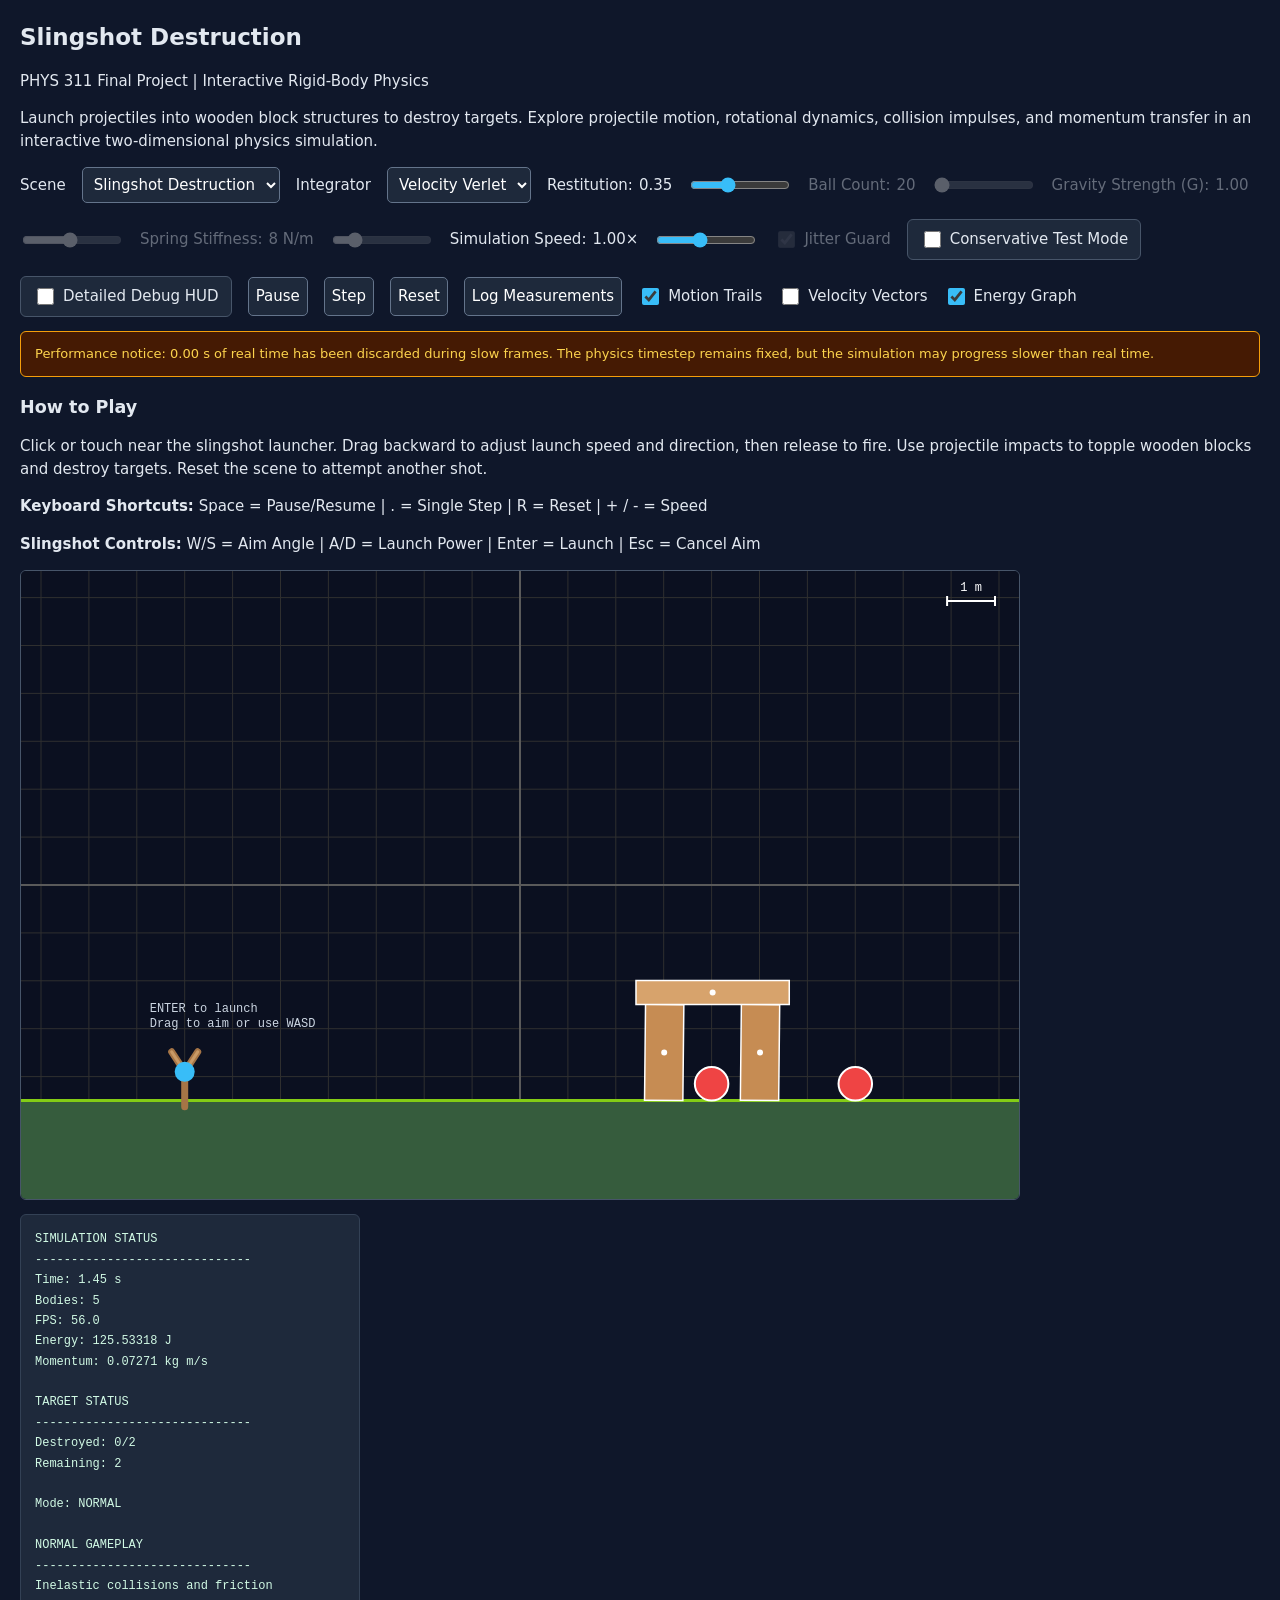
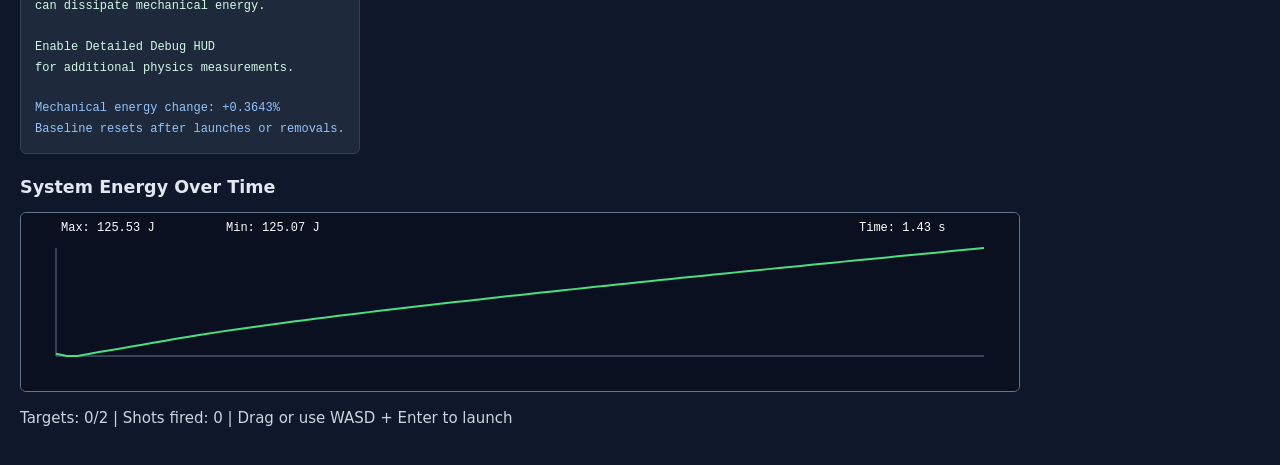
<file: project/index.html>
<!doctype html>
<html lang="en">
<head>
  <meta charset="utf-8">
  <meta name="viewport" content="width=device-width, initial-scale=1">
  <title>PHYS 311 | Slingshot Destruction</title>
  <link rel="stylesheet" href="./style.css">
</head>

<body>

  <h1>Slingshot Destruction</h1>

  <p>
    PHYS 311 Final Project | Interactive Rigid-Body Physics
  </p>

  <p>
    Launch projectiles into wooden block structures
    to destroy targets. Explore projectile motion,
    rotational dynamics, collision impulses,
    and momentum transfer in an interactive
    two-dimensional physics simulation.
  </p>

  <div class="controls">

    <label for="scene">Scene</label>
    <select id="scene">
      <option value="slingshot" selected>Slingshot Destruction</option>
      <option value="billiards">Billiards</option>
      <option value="jitter">Jitter Guard Test</option>
      <option value="orbits">N-Body Gravity</option>
      <option value="springs">Spring Network</option>
    </select>

    <label for="integrator">Integrator</label>
    <select id="integrator">
      <option value="verlet" selected>Velocity Verlet</option>
      <option value="cromer">Euler-Cromer</option>
      <option value="euler">Euler</option>
    </select>

    <label for="restitution">
      Restitution:
      <span id="restitution-label">0.35</span>
    </label>
    <input id="restitution" type="range"
           min="0" max="1" step="0.05" value="0.35">

    <label for="count">
      Ball Count:
      <span id="count-label">20</span>
    </label>
    <input id="count" type="range"
           min="20" max="200" step="10" value="20">

    <label for="gravity">
      Gravity Strength (G):
      <span id="gravity-label">1.00</span>
    </label>
    <input id="gravity" type="range"
           min="0.1" max="2" step="0.1" value="1">

    <label for="stiffness">
      Spring Stiffness:
      <span id="stiffness-label">8 N/m</span>
    </label>
    <input id="stiffness" type="range"
           min="1" max="40" step="1" value="8">

    <label for="speed">
      Simulation Speed:
      <span id="speed-label">1.00×</span>
    </label>
    <input id="speed" type="range"
           min="0.25" max="2" step="0.25" value="1">

    <label for="guard">
      <input id="guard" type="checkbox" checked>
      Jitter Guard
    </label>

    <label for="conservative">
      <input id="conservative" type="checkbox">
      Conservative Test Mode
    </label>

    <label for="debug">
      <input id="debug" type="checkbox">
      Detailed Debug HUD
    </label>

    <button id="pause" type="button">Pause</button>
    <button id="step" type="button">Step</button>
    <button id="reset" type="button">Reset</button>
    <button id="report" type="button">Log Measurements</button>

    <label for="show-trails">
      <input id="show-trails" type="checkbox" checked>
      Motion Trails
    </label>

    <label for="show-velocity">
      <input id="show-velocity" type="checkbox">
      Velocity Vectors
    </label>

    <label for="show-energy">
      <input id="show-energy" type="checkbox" checked>
      Energy Graph
    </label>

  </div>

  <p id="performance-warning"
     role="status"
     aria-live="polite"
     hidden></p>

  <h3>How to Play</h3>

  <p>
    Click or touch near the slingshot launcher.
    Drag backward to adjust launch speed and direction,
    then release to fire. Use projectile impacts to
    topple wooden blocks and destroy targets.
    Reset the scene to attempt another shot.
  </p>

  <p>
    <strong>Keyboard Shortcuts:</strong>
    Space = Pause/Resume |
    . = Single Step |
    R = Reset |
    + / - = Speed
  </p>

  <p>
    <strong>Slingshot Controls:</strong>
    W/S = Aim Angle |
    A/D = Launch Power |
    Enter = Launch |
    Esc = Cancel Aim
  </p>

  <div class="stage">
    <canvas id="simulation" width="1000" height="630">
      Interactive rigid-body physics simulation.
    </canvas>
    <pre id="hud"></pre>
  </div>

  <div id="energy-panel">
    <h3>System Energy Over Time</h3>
    <canvas id="energy-chart" width="1000" height="180">
      Live graph displaying total mechanical energy.
    </canvas>
  </div>

  <p id="status">Starting simulation...</p>

  <script type="module" src="./main.js"></script>

</body>
</html>
</file>
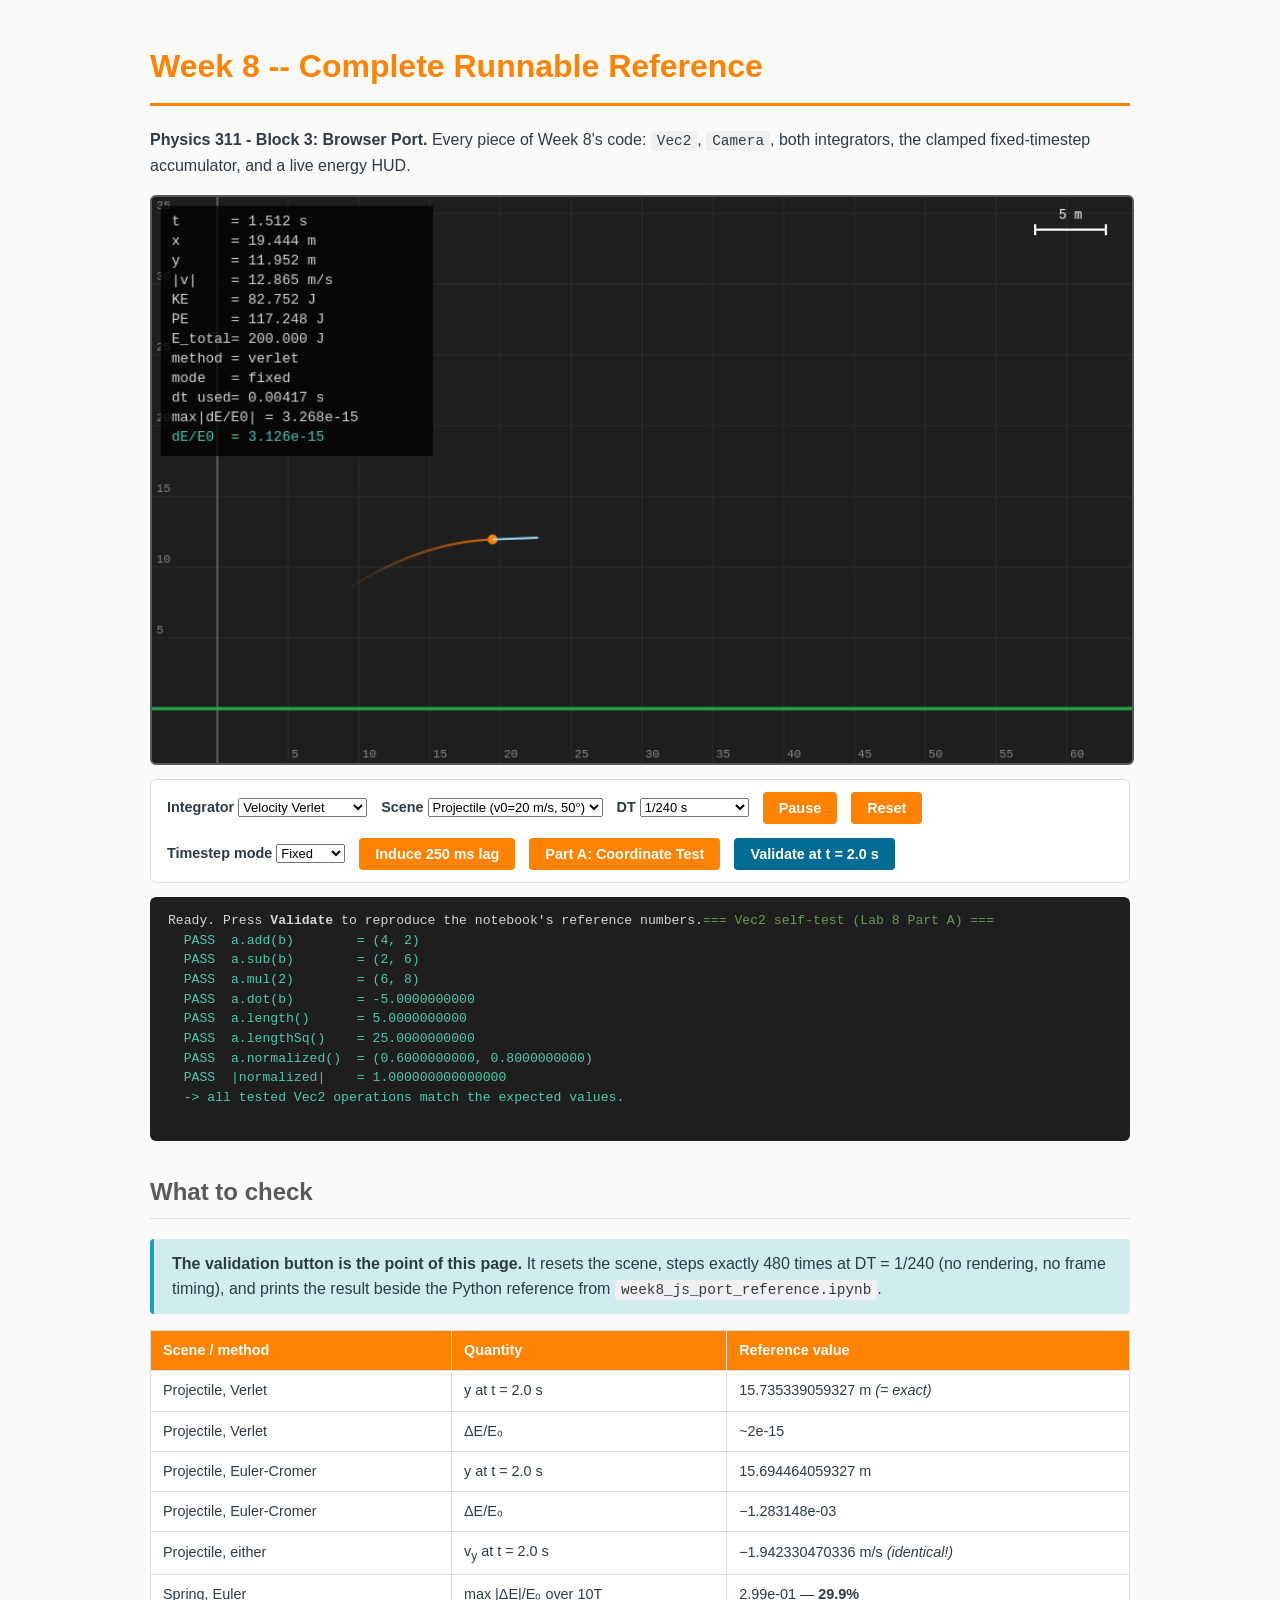
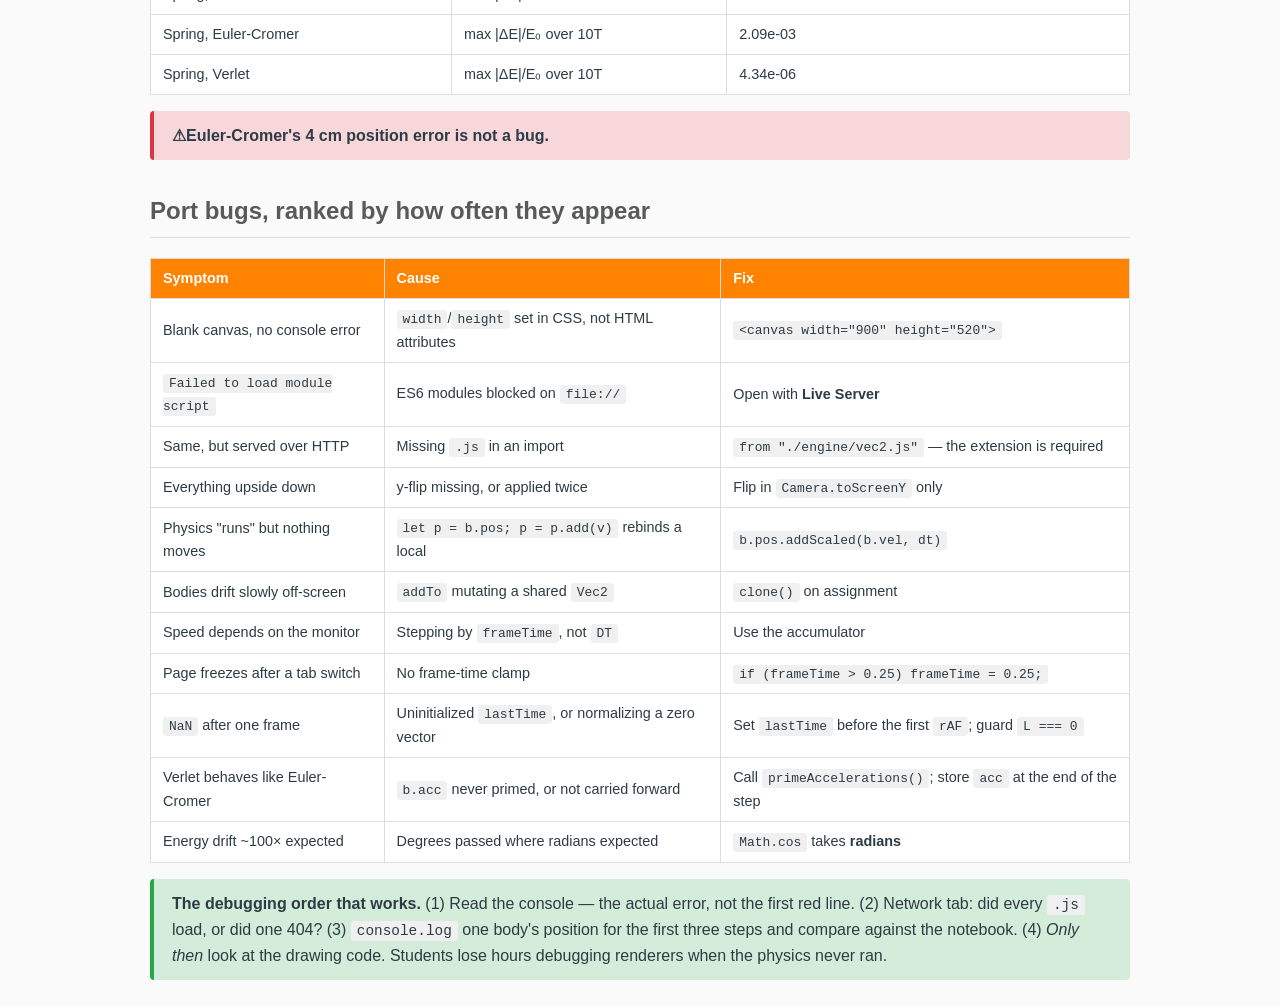
<file: labs/lab08/index.html>
<!DOCTYPE html>
<html lang="en">
<head>
  <meta charset="UTF-8">
  <meta name="viewport" content="width=device-width, initial-scale=1">
  <title>Week 8 -- Complete Canvas Reference</title>
  <link rel="stylesheet" href="style.css">
</head>
<body>

<h1>Week 8 -- Complete Runnable Reference</h1>

<p><strong>Physics 311 - Block 3: Browser Port.</strong> Every piece of Week 8's code: 
<code>Vec2</code>, <code>Camera</code>, both integrators, the clamped fixed-timestep accumulator, and a live energy HUD.</p>

<canvas id="sim" width="900" height="520"></canvas>

<div class="panel">
  <label>Integrator
    <select id="integrator">
      <option value="verlet">Velocity Verlet</option>
      <option value="euler-cromer">Euler-Cromer</option>
      <option value="euler">Euler (watch it fail)</option>
    </select>
  </label>
  <label>Scene
    <select id="scene">
      <option value="projectile">Projectile (v0=20 m/s, 50&deg;)</option>
      <option value="spring">Spring oscillator (m=k=1)</option>
    </select>
  </label>
  <label>DT
    <select id="dt">
      <option value="240">1/240 s</option>
      <option value="120">1/120 s</option>
      <option value="60">1/60 s</option>
      <option value="20">1/20 s (coarse)</option>
    </select>
  </label>
  <button id="pause">Pause</button>
  <button id="reset">Reset</button>
  <label>Timestep mode
    <select id="timestepMode">
     <option value="fixed">Fixed</option>
      <option value="variable">Variable</option>
    </select>
  </label>

  <button id="lag">Induce 250 ms lag</button>
  <button id="partA">Part A: Coordinate Test</button>
  <button class="alt" id="validate">Validate at t = 2.0 s</button>
</div>

<div id="log">Ready. Press <b>Validate</b> to reproduce the notebook's reference numbers.</div>

<h2>What to check</h2>

<div class="note">
  <strong>The validation button is the point of this page.</strong> It resets the
  scene, steps exactly 480 times at DT = 1/240 (no rendering, no frame timing), and prints
  the result beside the Python reference from <code>week8_js_port_reference.ipynb</code>.
</div>

<table>
  <thead><tr><th>Scene / method</th><th>Quantity</th><th>Reference value</th></tr></thead>
  <tbody>
    <tr><td>Projectile, Verlet</td><td>y at t = 2.0 s</td><td>15.735339059327 m <em>(= exact)</em></td></tr>
    <tr><td>Projectile, Verlet</td><td>&Delta;E/E&#8320;</td><td>~2e-15</td></tr>
    <tr><td>Projectile, Euler-Cromer</td><td>y at t = 2.0 s</td><td>15.694464059327 m</td></tr>
    <tr><td>Projectile, Euler-Cromer</td><td>&Delta;E/E&#8320;</td><td>&minus;1.283148e-03</td></tr>
    <tr><td>Projectile, either</td><td>v<sub>y</sub> at t = 2.0 s</td><td>&minus;1.942330470336 m/s <em>(identical!)</em></td></tr>
    <tr><td>Spring, Euler</td><td>max |&Delta;E|/E&#8320; over 10T</td><td>2.99e-01 &mdash; <strong>29.9%</strong></td></tr>
    <tr><td>Spring, Euler-Cromer</td><td>max |&Delta;E|/E&#8320; over 10T</td><td>2.09e-03</td></tr>
    <tr><td>Spring, Verlet</td><td>max |&Delta;E|/E&#8320; over 10T</td><td>4.34e-06</td></tr>
  </tbody>
</table>

<div class="warn">
  <strong>&#9888;Euler-Cromer's 4 cm position error is not a bug.</strong> 
</div>

<script type="module" src="main.js"></script>

<h2>Port bugs, ranked by how often they appear</h2>

<table>
  <thead><tr><th>Symptom</th><th>Cause</th><th>Fix</th></tr></thead>
  <tbody>
    <tr><td>Blank canvas, no console error</td><td><code>width</code>/<code>height</code> set in CSS, not HTML attributes</td><td><code>&lt;canvas width="900" height="520"&gt;</code></td></tr>
    <tr><td><code>Failed to load module script</code></td><td>ES6 modules blocked on <code>file://</code></td><td>Open with <strong>Live Server</strong></td></tr>
    <tr><td>Same, but served over HTTP</td><td>Missing <code>.js</code> in an import</td><td><code>from "./engine/vec2.js"</code> &mdash; the extension is required</td></tr>
    <tr><td>Everything upside down</td><td>y-flip missing, or applied twice</td><td>Flip in <code>Camera.toScreenY</code> only</td></tr>
    <tr><td>Physics "runs" but nothing moves</td><td><code>let p = b.pos; p = p.add(v)</code> rebinds a local</td><td><code>b.pos.addScaled(b.vel, dt)</code></td></tr>
    <tr><td>Bodies drift slowly off-screen</td><td><code>addTo</code> mutating a shared <code>Vec2</code></td><td><code>clone()</code> on assignment</td></tr>
    <tr><td>Speed depends on the monitor</td><td>Stepping by <code>frameTime</code>, not <code>DT</code></td><td>Use the accumulator</td></tr>
    <tr><td>Page freezes after a tab switch</td><td>No frame-time clamp</td><td><code>if (frameTime &gt; 0.25) frameTime = 0.25;</code></td></tr>
    <tr><td><code>NaN</code> after one frame</td><td>Uninitialized <code>lastTime</code>, or normalizing a zero vector</td><td>Set <code>lastTime</code> before the first <code>rAF</code>; guard <code>L === 0</code></td></tr>
    <tr><td>Verlet behaves like Euler-Cromer</td><td><code>b.acc</code> never primed, or not carried forward</td><td>Call <code>primeAccelerations()</code>; store <code>acc</code> at the end of the step</td></tr>
    <tr><td>Energy drift ~100&times; expected</td><td>Degrees passed where radians expected</td><td><code>Math.cos</code> takes <strong>radians</strong></td></tr>
  </tbody>
</table>

<div class="good">
    <strong>The debugging order that works.</strong> (1) Read the console &mdash;
  the actual error, not the first red line. (2) Network tab: did every <code>.js</code>
  load, or did one 404? (3) <code>console.log</code> one body's position for the first
  three steps and compare against the notebook. (4) <em>Only then</em> look at the drawing
  code. Students lose hours debugging renderers when the physics never ran.
</div>

</body>
</html>
</file>
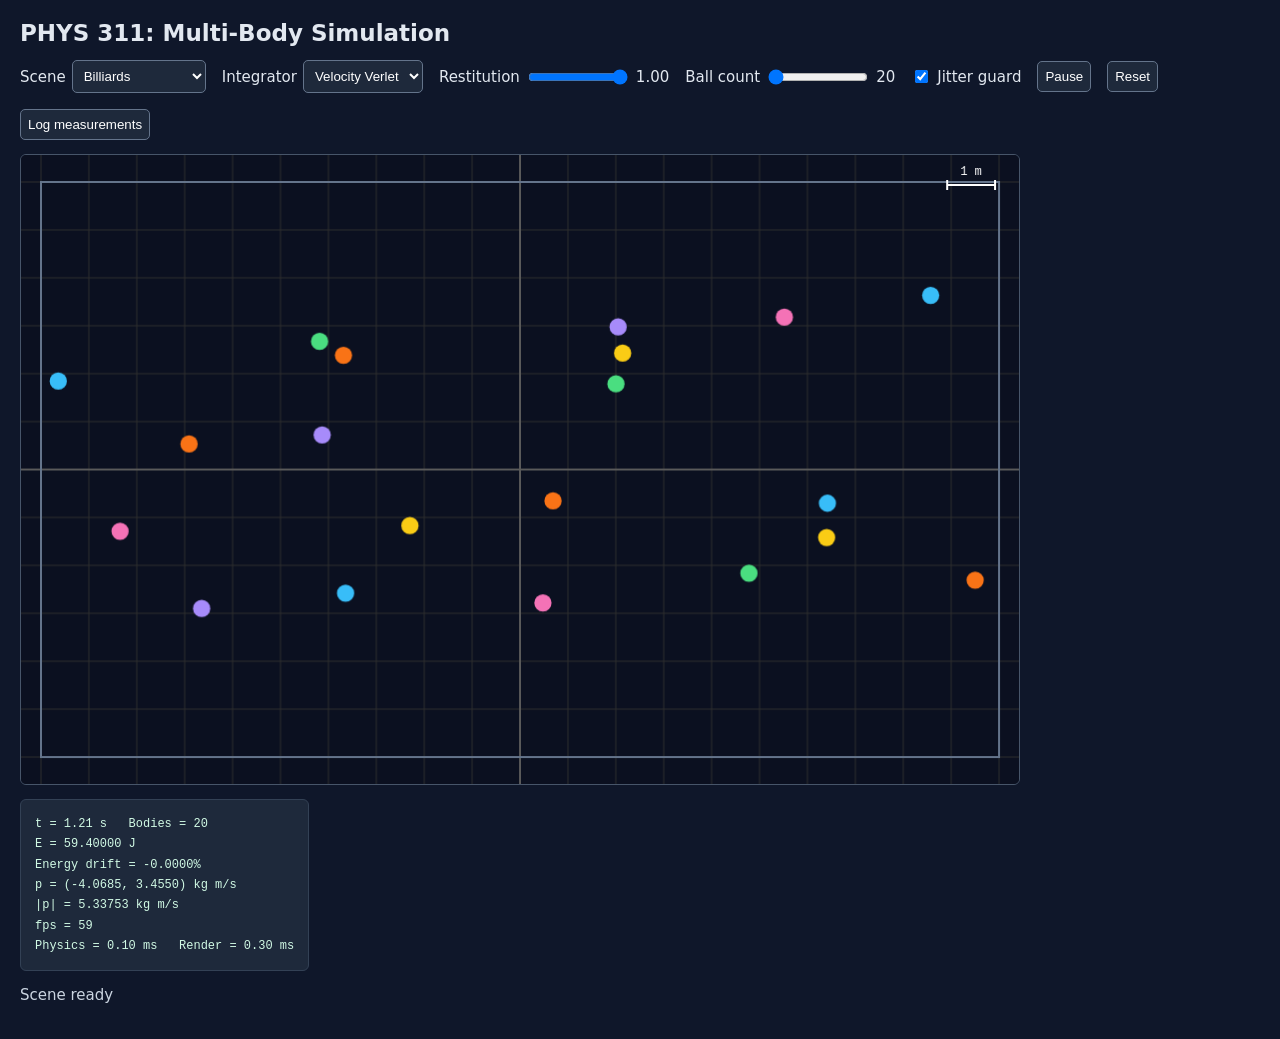
<file: labs/lab09/index.html>
<!doctype html>
<html lang="en">
<head>
  <meta charset="utf-8">
  <meta name="viewport" content="width=device-width, initial-scale=1">
  <title>PHYS 311 | Lab 9</title>
  <link rel="stylesheet" href="./style.css">
</head>
<body>
  <h1>PHYS 311: Multi-Body Simulation</h1>
  <div class="controls">
    <label>Scene <select id="scene"><option value="billiards">Billiards</option><option value="jitter">Jitter Guard Test</option><option value="orbits">N-Body Gravity</option><option value="springs">Spring Network</option></select></label>
    <label>Integrator <select id="integrator"><option value="verlet">Velocity Verlet</option><option value="euler">Euler-Cromer</option></select></label>
    <label>Restitution <input id="restitution" type="range" min="0" max="1" step="0.05" value="1"><span id="restitution-label"></span></label>
    <label>Ball count <input id="count" type="range" min="20" max="200" step="10" value="20"><span id="count-label"></span></label>
    <label><input id="guard" type="checkbox" checked> Jitter guard</label>
    <button id="pause">Pause</button><button id="reset">Reset</button><button id="report">Log measurements</button>
  </div>
  <div class="stage"><canvas id="simulation" width="1000" height="630"></canvas><pre id="hud"></pre></div>
  <p id="status">Starting</p>
  <script type="module" src="./main.js"></script>
</body>
</html>
</file>
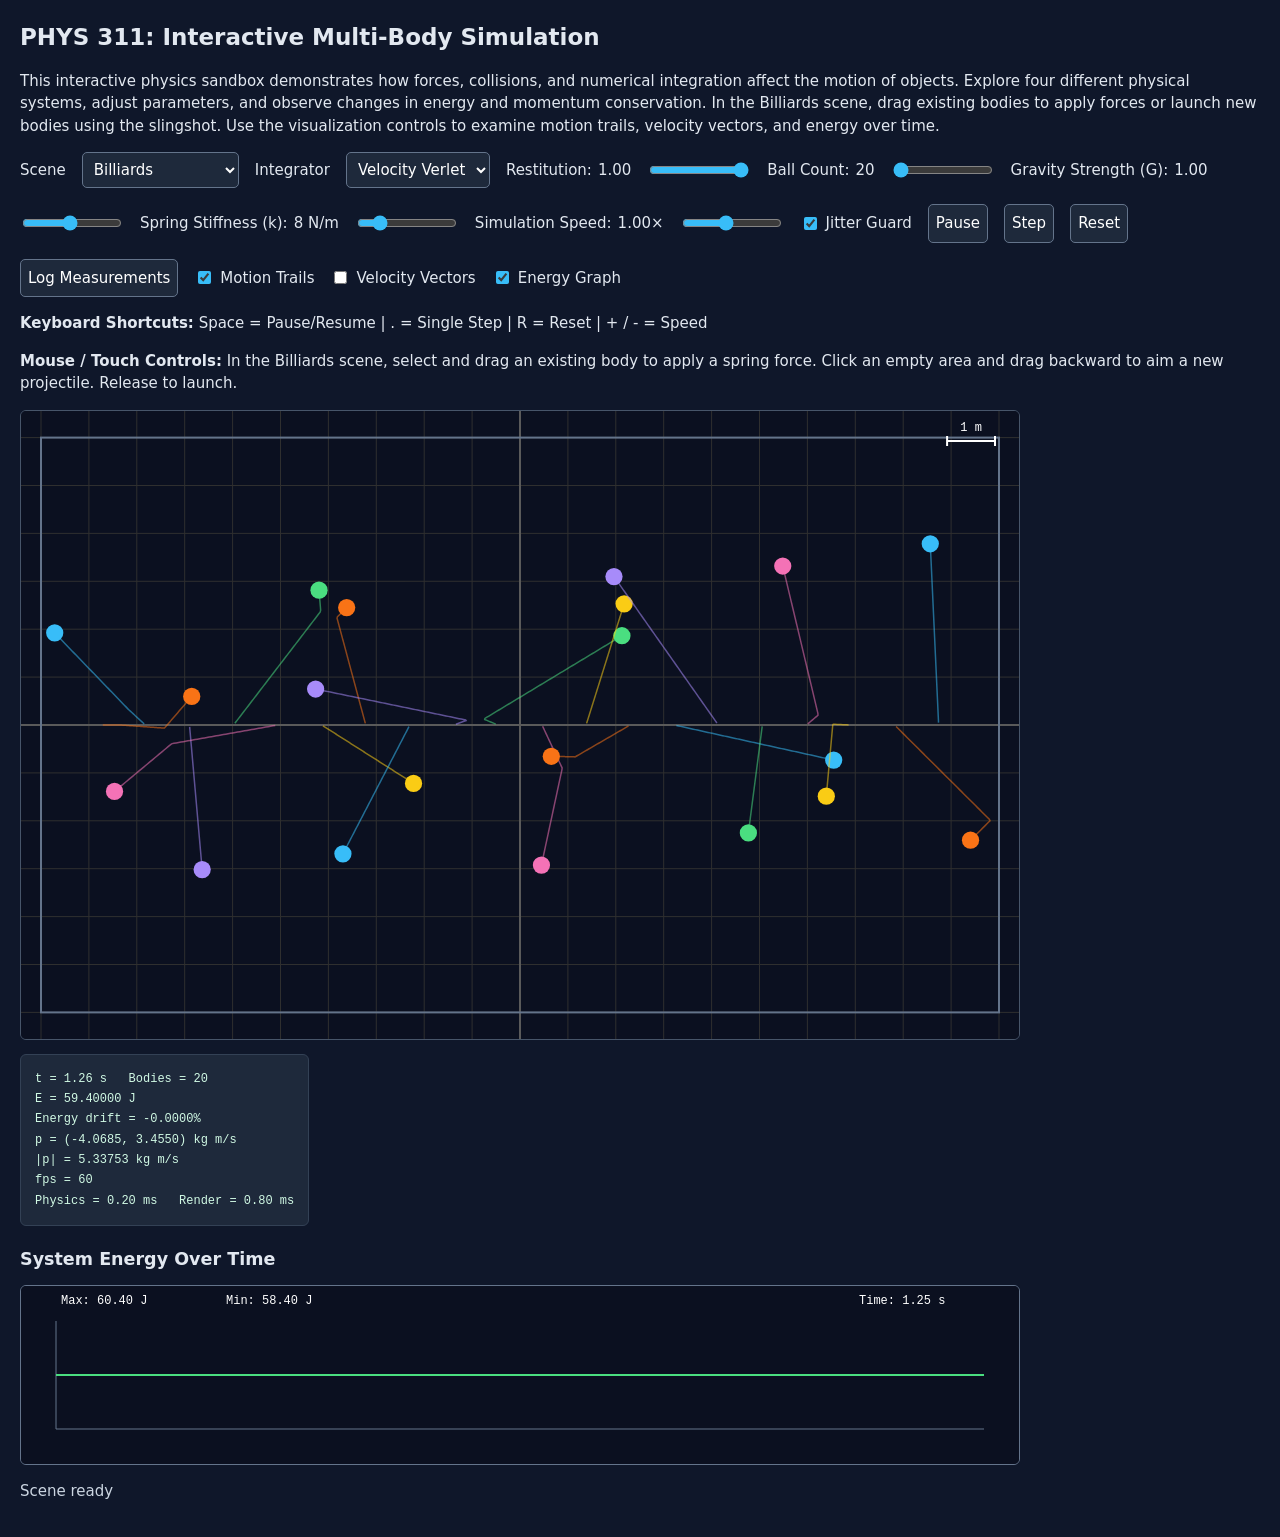
<file: labs/lab10/index.html>
<!doctype html>
<html lang="en">
<head>
  <meta charset="utf-8">
  <meta name="viewport" content="width=device-width, initial-scale=1">

  <title>PHYS 311 | Lab 10</title>

  <link rel="stylesheet" href="./style.css">
</head>

<body>

  <h1>PHYS 311: Interactive Multi-Body Simulation</h1>

  <p>
    This interactive physics sandbox demonstrates how forces,
    collisions, and numerical integration affect the motion
    of objects. Explore four different physical systems,
    adjust parameters, and observe changes in energy and
    momentum conservation.

    In the Billiards scene, drag existing bodies to apply
    forces or launch new bodies using the slingshot.
    Use the visualization controls to examine motion
    trails, velocity vectors, and energy over time.
  </p>
  
  <!-- SIMULATION CONTROLS -->

  <div class="controls">

    <label for="scene">Scene</label>
    <select id="scene">
      <option value="billiards">Billiards</option>
      <option value="jitter">Jitter Guard Test</option>
      <option value="orbits">N-Body Gravity</option>
      <option value="springs">Spring Network</option>
    </select>

    <label for="integrator">Integrator</label>
    <select id="integrator">
      <option value="verlet">Velocity Verlet</option>
      <option value="cromer">Euler-Cromer</option>
      <option value="euler">Euler</option>
    </select>

    <label for="restitution">
      Restitution:
      <span id="restitution-label">1.00</span>
    </label>
    <input
      id="restitution"
      type="range"
      min="0"
      max="1"
      step="0.05"
      value="1"
    >

    <label for="count">
      Ball Count:
      <span id="count-label">20</span>
    </label>
    <input
      id="count"
      type="range"
      min="20"
      max="200"
      step="10"
      value="20"
    >

    <label for="gravity">
      Gravity Strength (G):
      <span id="gravity-label">1.00</span>
    </label>
    <input
      id="gravity"
      type="range"
      min="0.1"
      max="2"
      step="0.1"
      value="1"
    >

    <label for="stiffness">
      Spring Stiffness (k):
      <span id="stiffness-label">8 N/m</span>
    </label>
    <input
      id="stiffness"
      type="range"
      min="1"
      max="40"
      step="1"
      value="8"
    >

    <label for="speed">
      Simulation Speed:
      <span id="speed-label">1.00×</span>
    </label>
    <input
      id="speed"
      type="range"
      min="0.25"
      max="2"
      step="0.25"
      value="1"
    >

    <label for="guard">
      <input id="guard" type="checkbox" checked>
      Jitter Guard
    </label>

    <!-- PLAYBACK CONTROLS -->

    <button id="pause" type="button">Pause</button>
    <button id="step" type="button">Step</button>
    <button id="reset" type="button">Reset</button>
    <button id="report" type="button">Log Measurements</button>

    <!-- PHYSICS VISUALIZATIONS -->

    <label for="show-trails">
      <input id="show-trails" type="checkbox" checked>
      Motion Trails
    </label>

    <label for="show-velocity">
      <input id="show-velocity" type="checkbox">
      Velocity Vectors
    </label>

    <label for="show-energy">
      <input id="show-energy" type="checkbox" checked>
      Energy Graph
    </label>

  </div>

  <!-- KEYBOARD SHORTCUTS -->

  <p>
    <strong>Keyboard Shortcuts:</strong>
    Space = Pause/Resume |
    . = Single Step |
    R = Reset |
    + / - = Speed
  </p>

  <!-- INTERACTION INSTRUCTIONS -->

  <p>
    <strong>Mouse / Touch Controls:</strong>
    In the Billiards scene, select and drag an existing
    body to apply a spring force. Click an empty area
    and drag backward to aim a new projectile.
    Release to launch.
  </p>

  <!-- MAIN SIMULATION -->

  <div class="stage">

    <canvas
      id="simulation"
      width="1000"
      height="630"
    >
      Interactive two-dimensional physics simulation
      showing moving bodies, collisions, gravitational
      interactions, and spring forces.
    </canvas>

    <pre id="hud"></pre>

  </div>

  <!-- LIVE ENERGY GRAPH -->

  <div id="energy-panel">

    <h3>System Energy Over Time</h3>

    <canvas
      id="energy-chart"
      width="1000"
      height="180"
    >
      Live graph displaying total mechanical energy
      as a function of simulation time.
    </canvas>

  </div>

  <!-- STATUS DISPLAY -->

  <p id="status">Starting simulation...</p>

  <!-- JAVASCRIPT -->

  <script type="module" src="./main.js"></script>

</body>
</html>
</file>
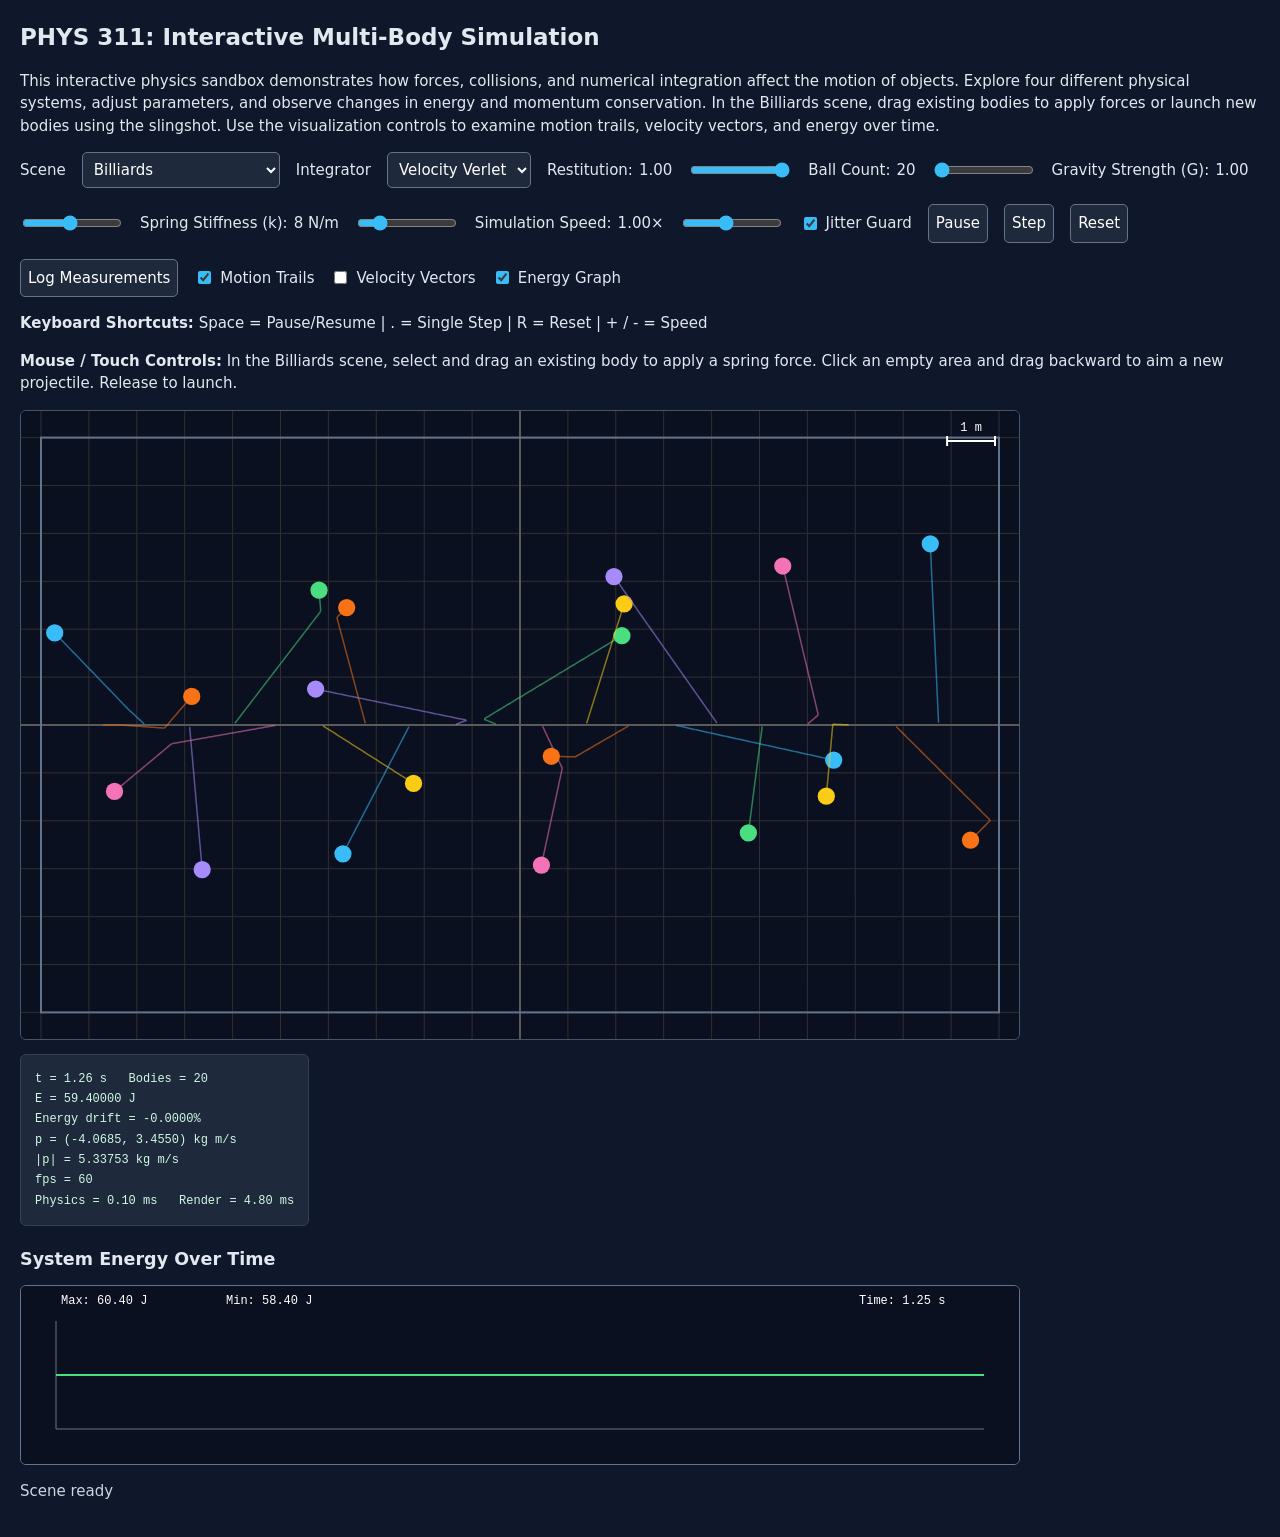
<file: labs/lab11/index.html>
<!doctype html>
<html lang="en">
<head>
  <meta charset="utf-8">
  <meta name="viewport" content="width=device-width, initial-scale=1">

  <title>PHYS 311 | Lab 10</title>

  <link rel="stylesheet" href="./style.css">
</head>

<body>

  <h1>PHYS 311: Interactive Multi-Body Simulation</h1>

  <p>
    This interactive physics sandbox demonstrates how forces,
    collisions, and numerical integration affect the motion
    of objects. Explore four different physical systems,
    adjust parameters, and observe changes in energy and
    momentum conservation.

    In the Billiards scene, drag existing bodies to apply
    forces or launch new bodies using the slingshot.
    Use the visualization controls to examine motion
    trails, velocity vectors, and energy over time.
  </p>
  
  <!-- SIMULATION CONTROLS -->

  <div class="controls">

    <label for="scene">Scene</label>
    <select id="scene">
      <option value="billiards">Billiards</option>
      <option value="jitter">Jitter Guard Test</option>
      <option value="orbits">N-Body Gravity</option>
      <option value="springs">Spring Network</option>
      <option value="slingshot">Slingshot Destruction</option>
    </select>

    <label for="integrator">Integrator</label>
    <select id="integrator">
      <option value="verlet">Velocity Verlet</option>
      <option value="cromer">Euler-Cromer</option>
      <option value="euler">Euler</option>
    </select>

    <label for="restitution">
      Restitution:
      <span id="restitution-label">1.00</span>
    </label>
    <input
      id="restitution"
      type="range"
      min="0"
      max="1"
      step="0.05"
      value="1"
    >

    <label for="count">
      Ball Count:
      <span id="count-label">20</span>
    </label>
    <input
      id="count"
      type="range"
      min="20"
      max="200"
      step="10"
      value="20"
    >

    <label for="gravity">
      Gravity Strength (G):
      <span id="gravity-label">1.00</span>
    </label>
    <input
      id="gravity"
      type="range"
      min="0.1"
      max="2"
      step="0.1"
      value="1"
    >

    <label for="stiffness">
      Spring Stiffness (k):
      <span id="stiffness-label">8 N/m</span>
    </label>
    <input
      id="stiffness"
      type="range"
      min="1"
      max="40"
      step="1"
      value="8"
    >

    <label for="speed">
      Simulation Speed:
      <span id="speed-label">1.00×</span>
    </label>
    <input
      id="speed"
      type="range"
      min="0.25"
      max="2"
      step="0.25"
      value="1"
    >

    <label for="guard">
      <input id="guard" type="checkbox" checked>
      Jitter Guard
    </label>

    <!-- PLAYBACK CONTROLS -->

    <button id="pause" type="button">Pause</button>
    <button id="step" type="button">Step</button>
    <button id="reset" type="button">Reset</button>
    <button id="report" type="button">Log Measurements</button>

    <!-- PHYSICS VISUALIZATIONS -->

    <label for="show-trails">
      <input id="show-trails" type="checkbox" checked>
      Motion Trails
    </label>

    <label for="show-velocity">
      <input id="show-velocity" type="checkbox">
      Velocity Vectors
    </label>

    <label for="show-energy">
      <input id="show-energy" type="checkbox" checked>
      Energy Graph
    </label>

  </div>

  <!-- KEYBOARD SHORTCUTS -->

  <p>
    <strong>Keyboard Shortcuts:</strong>
    Space = Pause/Resume |
    . = Single Step |
    R = Reset |
    + / - = Speed
  </p>

  <!-- INTERACTION INSTRUCTIONS -->

  <p>
    <strong>Mouse / Touch Controls:</strong>
    In the Billiards scene, select and drag an existing
    body to apply a spring force. Click an empty area
    and drag backward to aim a new projectile.
    Release to launch.
  </p>

  <!-- MAIN SIMULATION -->

  <div class="stage">

    <canvas
      id="simulation"
      width="1000"
      height="630"
    >
      Interactive two-dimensional physics simulation
      showing moving bodies, collisions, gravitational
      interactions, and spring forces.
    </canvas>

    <pre id="hud"></pre>

  </div>

  <!-- LIVE ENERGY GRAPH -->

  <div id="energy-panel">

    <h3>System Energy Over Time</h3>

    <canvas
      id="energy-chart"
      width="1000"
      height="180"
    >
      Live graph displaying total mechanical energy
      as a function of simulation time.
    </canvas>

  </div>

  <!-- STATUS DISPLAY -->

  <p id="status">Starting simulation...</p>

  <!-- JAVASCRIPT -->

  <script type="module" src="./main.js"></script>

</body>
</html>
</file>
<file: project/style.css>
* {
  box-sizing: border-box;
}

body {
  margin: 0;
  padding: 20px;
  background: #0f172a;
  color: #e2e8f0;
  font: 15px system-ui, sans-serif;
  line-height: 1.5;
}

h1 {
  margin: 0 0 14px;
  font-size: 23px;
}

h3 {
  margin-bottom: 12px;
}

/* ==========================================
   CONTROL PANEL
   ========================================== */

.controls {
  display: flex;
  flex-wrap: wrap;
  align-items: center;
  gap: 16px;
  margin-bottom: 14px;
}

.controls label {
  display: inline-flex;
  align-items: center;
  gap: 6px;
}

select,
button {
  background: #1e293b;
  color: white;
  border: 1px solid #64748b;
  border-radius: 5px;
  padding: 7px;
  font: inherit;
}

button {
  cursor: pointer;
}

button:hover {
  background: #334155;
}

input[type="range"] {
  width: 100px;
  accent-color: #38bdf8;
}

input[type="checkbox"] {
  accent-color: #38bdf8;
}

/* Keyboard focus visibility */

button:focus-visible,
select:focus-visible,
input:focus-visible {
  outline: 3px solid #facc15;
  outline-offset: 3px;
}

/* ==========================================
   SIMULATION LAYOUT
   ========================================== */

.stage {
  display: flex;
  flex-wrap: wrap;
  gap: 14px;
  align-items: flex-start;
}

canvas {
  display: block;
  max-width: 100%;
  border: 1px solid #475569;
  border-radius: 6px;
}

/* Main simulation canvas */

#simulation {
  width: 100%;
  max-width: 1000px;
  height: auto;
  aspect-ratio: 1000 / 630;

  touch-action: none;
  cursor: crosshair;
}

/* ==========================================
   CONSERVATION HUD
   ========================================== */

#hud {
  margin: 0;
  background: #1e293b;
  border: 1px solid #334155;
  border-radius: 6px;
  padding: 14px;

  line-height: 1.7;
  font-size: 12px;
  white-space: pre-wrap;
  overflow-wrap: anywhere;

  max-width: 100%;
}

/* ==========================================
   ENERGY GRAPH
   ========================================== */

#energy-panel {
  margin-top: 20px;
  max-width: 1000px;
}

#energy-chart {
  display: block;
  width: 100%;
  height: auto;
  aspect-ratio: 1000 / 180;

  border: 1px solid #64748b;
  border-radius: 6px;
}

#energy-panel[hidden] {
  display: none;
}

/* ==========================================
   STATUS AND TEXT
   ========================================== */

.note,
#status {
  color: #cbd5e1;
}

/* ==========================================
   MOBILE RESPONSIVENESS
   ========================================== */

@media (max-width: 700px) {
  body {
    padding: 12px;
    font-size: 14px;
  }

  h1 {
    font-size: 20px;
  }

  .controls {
    gap: 12px;
  }

  .controls label {
    flex-wrap: wrap;
  }

  input[type="range"] {
    width: 130px;
  }

  button,
  select {
    min-height: 40px;
  }

  .stage {
    flex-direction: column;
  }

  #simulation {
    width: 100%;
  }

  #hud {
    width: 100%;
    font-size: 11px;
  }

  #energy-panel {
    width: 100%;
  }
}

/* ==========================================
   REDUCED MOTION
   ========================================== */

@media (prefers-reduced-motion: reduce) {
  *,
  *::before,
  *::after {
    animation-duration: 0.01ms !important;
    transition-duration: 0.01ms !important;
  }
}


/* ==========================================
   WEEK 12: INTERFACE IMPROVEMENTS
   ========================================== */

/* Make inactive scene controls clearly distinguishable */
.controls input:disabled,
.controls select:disabled {
  opacity: 0.4;
  cursor: not-allowed;
}

.controls label:has(input:disabled) {
  opacity: 0.5;
}

/* Improve checkbox readability */
.controls input[type="checkbox"] {
  width: 17px;
  height: 17px;
  cursor: pointer;
}

.controls label {
  transition: opacity 0.15s ease;
}

/* Make diagnostic settings easier to identify */
label[for="conservative"],
label[for="debug"] {
  background: #1e293b;
  border: 1px solid #475569;
  border-radius: 6px;
  padding: 8px 12px;
}

label[for="conservative"]:has(input:checked),
label[for="debug"]:has(input:checked) {
  border-color: #38bdf8;
  background: #164e63;
}

/* CPU throttling and performance warnings */
#performance-warning {
  margin: 12px 0;
  padding: 12px 14px;
  border: 1px solid #f59e0b;
  border-radius: 6px;
  background: #451a03;
  color: #fcd34d;
  font-size: 13px;
}

#performance-warning[hidden] {
  display: none;
}

/* Improve small-screen control spacing */
@media (max-width: 700px) {
  .controls {
    gap: 10px;
  }

  label[for="conservative"],
  label[for="debug"] {
    width: 100%;
  }
}
</file>
<file: labs/lab08/style.css>
body { font-family: -apple-system, BlinkMacSystemFont, "Segoe UI", Roboto, Helvetica, Arial, sans-serif;
       line-height: 1.6; color: #2d3b45; max-width: 980px; margin: 0 auto; padding: 20px;
       background: #fafafa; }
h1 { color: #ff8200; border-bottom: 3px solid #ff8200; padding-bottom: 10px; }
h2 { color: #58595b; border-bottom: 1px solid #ddd; padding-bottom: 6px; margin-top: 32px; }
canvas { background: #1e1e1e; border: 2px solid #58595b; border-radius: 6px;
         display: block; width: 100%; height: auto; }
.panel { display: flex; flex-wrap: wrap; gap: 14px; align-items: center;
         background: #fff; border: 1px solid #ddd; border-radius: 6px;
         padding: 12px 16px; margin: 14px 0; }
.panel label { font-size: 0.9em; font-weight: 600; }
button { background: #ff8200; color: #fff; border: none; border-radius: 4px;
         padding: 8px 16px; font-weight: 600; cursor: pointer; font-size: 0.9em; }
button:hover { background: #e07400; }
button.alt { background: #006c93; }
button.alt:hover { background: #005577; }
select, input[type=range] { font-size: 0.9em; }
#log { background: #1e1e1e; color: #d4d4d4; padding: 14px 18px; border-radius: 6px;
       font-family: "SF Mono", "Fira Code", Consolas, monospace; font-size: 0.82em;
       line-height: 1.5; white-space: pre; overflow-x: auto; max-height: 420px;
       overflow-y: auto; }
.ok   { color: #4ec9b0; }
.bad  { color: #f48771; }
.dim  { color: #6a9955; }
.note { background: #d1ecf1; border-left: 4px solid #17a2b8; padding: 12px 18px;
        border-radius: 4px; margin: 16px 0; }
.warn { background: #f8d7da; border-left: 4px solid #dc3545; padding: 12px 18px;
        border-radius: 4px; margin: 16px 0; }
.good { background: #d4edda; border-left: 4px solid #28a745; padding: 12px 18px;
        border-radius: 4px; margin: 16px 0; }
code { background: #f0f0f0; padding: 2px 6px; border-radius: 3px;
       font-family: "SF Mono", Consolas, monospace; font-size: 0.9em; }
table { border-collapse: collapse; width: 100%; margin: 14px 0; background: #fff; }
th, td { border: 1px solid #ddd; padding: 8px 12px; text-align: left; font-size: 0.9em; }
th { background: #ff8200; color: #fff; }
</file>
<file: labs/lab09/style.css>
* { box-sizing: border-box; }
body { margin: 0; padding: 20px; background: #0f172a; color: #e2e8f0; font: 15px system-ui, sans-serif; }
h1 { margin: 0 0 14px; font-size: 23px; }
.controls { display: flex; flex-wrap: wrap; align-items: center; gap: 16px; margin-bottom: 14px; }
.controls label { display: inline-flex; align-items: center; gap: 6px; }
select, button { background: #1e293b; color: white; border: 1px solid #64748b; border-radius: 5px; padding: 7px; }
button { cursor: pointer; }
input[type=range] { width: 100px; }
.stage { display: flex; flex-wrap: wrap; gap: 14px; align-items: flex-start; }
canvas { width: min(100%, 1000px); height: auto; border: 1px solid #475569; border-radius: 6px; }
#hud { margin: 0; background: #1e293b; border: 1px solid #334155; border-radius: 6px; padding: 14px; line-height: 1.7; font-size: 12px; white-space: pre-wrap; }
.note, #status { color: #cbd5e1; }
</file>
<file: labs/lab10/style.css>
* {
  box-sizing: border-box;
}

body {
  margin: 0;
  padding: 20px;
  background: #0f172a;
  color: #e2e8f0;
  font: 15px system-ui, sans-serif;
  line-height: 1.5;
}

h1 {
  margin: 0 0 14px;
  font-size: 23px;
}

h3 {
  margin-bottom: 12px;
}

/* ==========================================
   CONTROL PANEL
   ========================================== */

.controls {
  display: flex;
  flex-wrap: wrap;
  align-items: center;
  gap: 16px;
  margin-bottom: 14px;
}

.controls label {
  display: inline-flex;
  align-items: center;
  gap: 6px;
}

select,
button {
  background: #1e293b;
  color: white;
  border: 1px solid #64748b;
  border-radius: 5px;
  padding: 7px;
  font: inherit;
}

button {
  cursor: pointer;
}

button:hover {
  background: #334155;
}

input[type="range"] {
  width: 100px;
  accent-color: #38bdf8;
}

input[type="checkbox"] {
  accent-color: #38bdf8;
}

/* Keyboard focus visibility */

button:focus-visible,
select:focus-visible,
input:focus-visible {
  outline: 3px solid #facc15;
  outline-offset: 3px;
}

/* ==========================================
   SIMULATION LAYOUT
   ========================================== */

.stage {
  display: flex;
  flex-wrap: wrap;
  gap: 14px;
  align-items: flex-start;
}

canvas {
  display: block;
  max-width: 100%;
  border: 1px solid #475569;
  border-radius: 6px;
}

/* Main simulation canvas */

#simulation {
  width: 100%;
  max-width: 1000px;
  height: auto;
  aspect-ratio: 1000 / 630;

  touch-action: none;
  cursor: crosshair;
}

/* ==========================================
   CONSERVATION HUD
   ========================================== */

#hud {
  margin: 0;
  background: #1e293b;
  border: 1px solid #334155;
  border-radius: 6px;
  padding: 14px;

  line-height: 1.7;
  font-size: 12px;
  white-space: pre-wrap;
  overflow-wrap: anywhere;

  max-width: 100%;
}

/* ==========================================
   ENERGY GRAPH
   ========================================== */

#energy-panel {
  margin-top: 20px;
  max-width: 1000px;
}

#energy-chart {
  display: block;
  width: 100%;
  height: auto;
  aspect-ratio: 1000 / 180;

  border: 1px solid #64748b;
  border-radius: 6px;
}

#energy-panel[hidden] {
  display: none;
}

/* ==========================================
   STATUS AND TEXT
   ========================================== */

.note,
#status {
  color: #cbd5e1;
}

/* ==========================================
   MOBILE RESPONSIVENESS
   ========================================== */

@media (max-width: 700px) {
  body {
    padding: 12px;
    font-size: 14px;
  }

  h1 {
    font-size: 20px;
  }

  .controls {
    gap: 12px;
  }

  .controls label {
    flex-wrap: wrap;
  }

  input[type="range"] {
    width: 130px;
  }

  button,
  select {
    min-height: 40px;
  }

  .stage {
    flex-direction: column;
  }

  #simulation {
    width: 100%;
  }

  #hud {
    width: 100%;
    font-size: 11px;
  }

  #energy-panel {
    width: 100%;
  }
}

/* ==========================================
   REDUCED MOTION
   ========================================== */

@media (prefers-reduced-motion: reduce) {
  *,
  *::before,
  *::after {
    animation-duration: 0.01ms !important;
    transition-duration: 0.01ms !important;
  }
}
</file>
<file: labs/lab11/style.css>
* {
  box-sizing: border-box;
}

body {
  margin: 0;
  padding: 20px;
  background: #0f172a;
  color: #e2e8f0;
  font: 15px system-ui, sans-serif;
  line-height: 1.5;
}

h1 {
  margin: 0 0 14px;
  font-size: 23px;
}

h3 {
  margin-bottom: 12px;
}

/* ==========================================
   CONTROL PANEL
   ========================================== */

.controls {
  display: flex;
  flex-wrap: wrap;
  align-items: center;
  gap: 16px;
  margin-bottom: 14px;
}

.controls label {
  display: inline-flex;
  align-items: center;
  gap: 6px;
}

select,
button {
  background: #1e293b;
  color: white;
  border: 1px solid #64748b;
  border-radius: 5px;
  padding: 7px;
  font: inherit;
}

button {
  cursor: pointer;
}

button:hover {
  background: #334155;
}

input[type="range"] {
  width: 100px;
  accent-color: #38bdf8;
}

input[type="checkbox"] {
  accent-color: #38bdf8;
}

/* Keyboard focus visibility */

button:focus-visible,
select:focus-visible,
input:focus-visible {
  outline: 3px solid #facc15;
  outline-offset: 3px;
}

/* ==========================================
   SIMULATION LAYOUT
   ========================================== */

.stage {
  display: flex;
  flex-wrap: wrap;
  gap: 14px;
  align-items: flex-start;
}

canvas {
  display: block;
  max-width: 100%;
  border: 1px solid #475569;
  border-radius: 6px;
}

/* Main simulation canvas */

#simulation {
  width: 100%;
  max-width: 1000px;
  height: auto;
  aspect-ratio: 1000 / 630;

  touch-action: none;
  cursor: crosshair;
}

/* ==========================================
   CONSERVATION HUD
   ========================================== */

#hud {
  margin: 0;
  background: #1e293b;
  border: 1px solid #334155;
  border-radius: 6px;
  padding: 14px;

  line-height: 1.7;
  font-size: 12px;
  white-space: pre-wrap;
  overflow-wrap: anywhere;

  max-width: 100%;
}

/* ==========================================
   ENERGY GRAPH
   ========================================== */

#energy-panel {
  margin-top: 20px;
  max-width: 1000px;
}

#energy-chart {
  display: block;
  width: 100%;
  height: auto;
  aspect-ratio: 1000 / 180;

  border: 1px solid #64748b;
  border-radius: 6px;
}

#energy-panel[hidden] {
  display: none;
}

/* ==========================================
   STATUS AND TEXT
   ========================================== */

.note,
#status {
  color: #cbd5e1;
}

/* ==========================================
   MOBILE RESPONSIVENESS
   ========================================== */

@media (max-width: 700px) {
  body {
    padding: 12px;
    font-size: 14px;
  }

  h1 {
    font-size: 20px;
  }

  .controls {
    gap: 12px;
  }

  .controls label {
    flex-wrap: wrap;
  }

  input[type="range"] {
    width: 130px;
  }

  button,
  select {
    min-height: 40px;
  }

  .stage {
    flex-direction: column;
  }

  #simulation {
    width: 100%;
  }

  #hud {
    width: 100%;
    font-size: 11px;
  }

  #energy-panel {
    width: 100%;
  }
}

/* ==========================================
   REDUCED MOTION
   ========================================== */

@media (prefers-reduced-motion: reduce) {
  *,
  *::before,
  *::after {
    animation-duration: 0.01ms !important;
    transition-duration: 0.01ms !important;
  }
}
</file>
